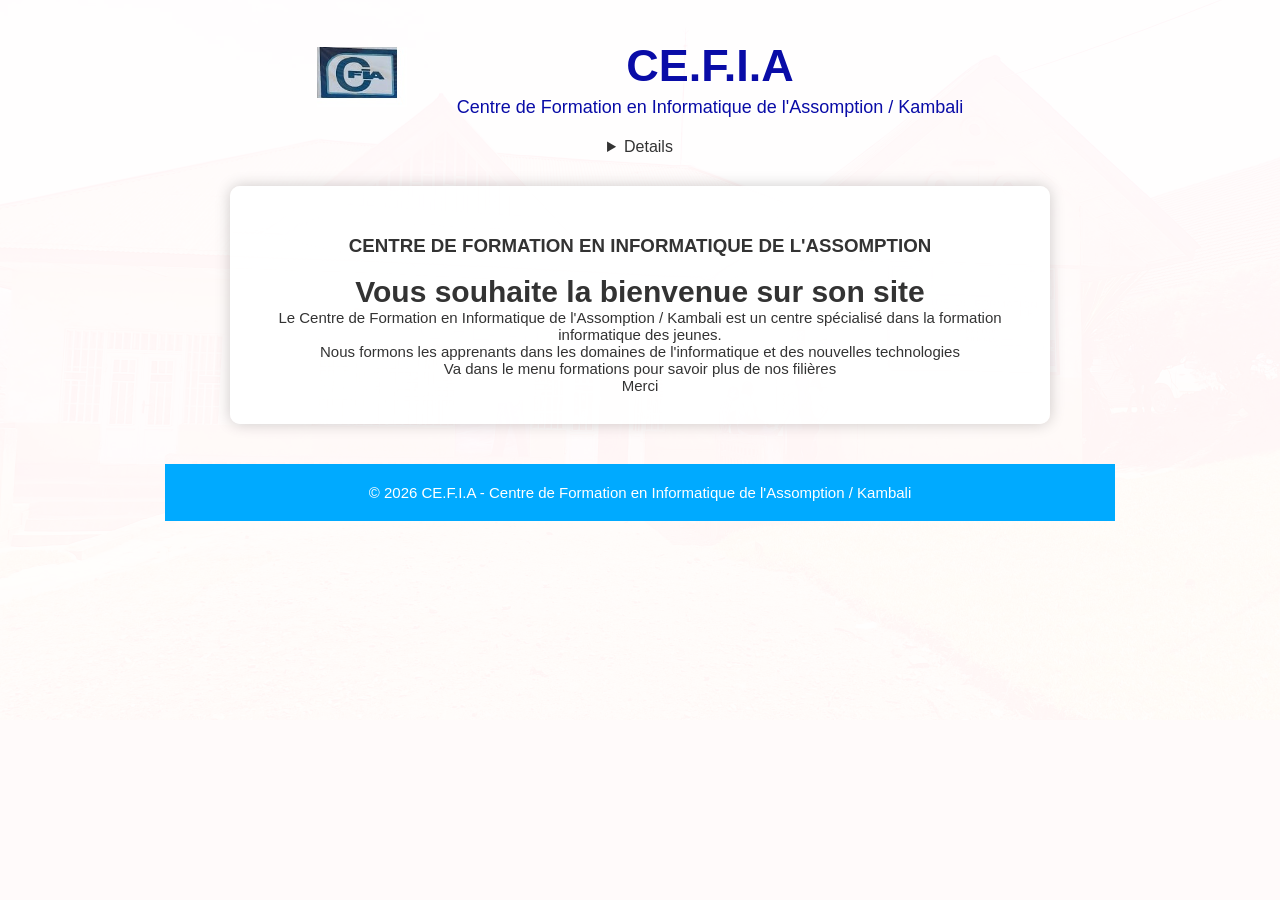
<file: index.html>
<!DOCTYPE html>
<html lang="fr">

<head>
    <meta charset="UTF-8">
    <meta name="viewport" content="width=device-width, initial-scale=1.0">
    <title>CE.F.I.A - Centre de Formation en Informatique de l'Assomption</title>

    <link rel="stylesheet" href="index.css">
</head>

<body>

    <header class="bandeau">

        <div class="logo">
            <img src="images/LOGO.jpg" alt="Logo CE.F.I.A">
        </div>

        <div class="titre">
            <h1>CE.F.I.A</h1>
            <p>Centre de Formation en Informatique de l'Assomption / Kambali</p>
        </div>

    </header>


    <!-- Menu avec bouton -->
    <details>
        <h1><a class="menu" href=""> 
            </a></h1> 
            <nav class="menu">
        <nav>
            <a href="index.html">Accueil</a>
            <a href="historique.html">Historique</a>
            <a href="formations.html">Formations</a>
            <a href="album.html">Album</a>
            <a href="contact.html">Contact</a>
        </nav>
    </details>
    <!-- Contenu de la page d'accueil -->
    <main>
        <section class="accueil">
            <h3>CENTRE DE FORMATION EN INFORMATIQUE DE L'ASSOMPTION</h3>
            <h1>Vous souhaite la bienvenue sur son site </h1>
            <p>
                Le Centre de Formation en Informatique de l'Assomption /
                Kambali est un centre spécialisé dans la formation
                informatique des jeunes.
            </p>
            <p>
                Nous formons les apprenants dans les domaines de
                l'informatique et des nouvelles technologies
                <br>Va dans le menu formations pour savoir plus de nos filières
                <br>Merci
            </p>
        </section>
    </main>
    <!-- Pied de page -->
    <footer>
        <p>
            © 2026 CE.F.I.A - Centre de Formation en Informatique de l'Assomption / Kambali
        </p>
    </footer>
</body>
</html>
</file>
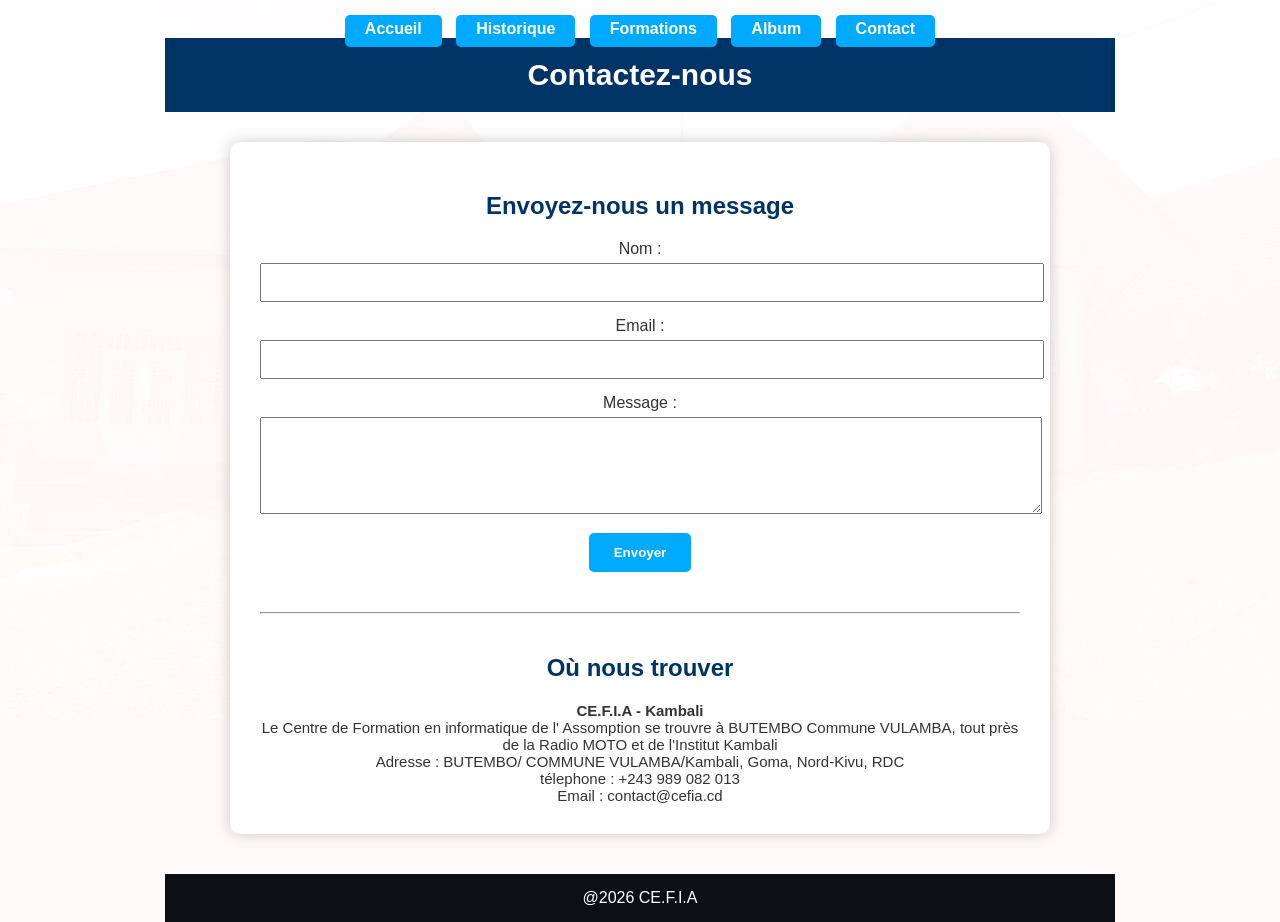
<file: contact.html>
<!DOCTYPE html>
<html lang="fr">
<head>
    <title>Contact - CEFIA</title>
    <meta charset="UTF-8">
    <link rel="stylesheet" href="index.css">
</head>
<body>
<nav>
            <a href="index.html">Accueil</a>
            <a href="historique.html">Historique</a>
            <a href="formations.html">Formations</a>
            <a href="album.html">Album</a>
            <a href="contact.html">Contact</a>
        </nav>
<header style="background:#003366; color:white; text-align:center; padding:20px;">
    <h1>Contactez-nous</h1>
</header>

<main style="background:white; margin:30px auto; padding:30px; width:80%; max-width:800px; border-radius:10px;">
    
    <h2 style="color:#003366;">Envoyez-nous un message</h2>
    <form>
        <label>Nom :</label><br>
        <input type="text" name="nom" style="width:100%; padding:10px; margin:5px 0 15px 0;"><br>

        <label>Email :</label><br>
        <input type="email" name="email" style="width:100%; padding:10px; margin:5px 0 15px 0;"><br>

        <label>Message :</label><br>
        <textarea name="message" rows="5" style="width:100%; padding:10px; margin:5px 0 15px 0;"></textarea><br>

        <button type="submit" style="background:#00aaff; color:white; padding:12px 25px; border:none; border-radius:5px; font-weight:bold;">
            Envoyer
        </button>
    </form>

    <hr style="margin:40px 0;">

    <h2 style="color:#003366;">Où nous trouver</h2>
    <p>
        <b>CE.F.I.A - Kambali</b><br>
        Le Centre de Formation en informatique de l' Assomption se trouvre à BUTEMBO
        Commune VULAMBA, tout près de la Radio MOTO et de l'Institut Kambali
        <br>Adresse : BUTEMBO/ COMMUNE VULAMBA/Kambali, Goma, Nord-Kivu, RDC<br>
        télephone : +243 989 082 013<br>
        Email : contact@cefia.cd
    </p>
    
   
</main>

<footer style="background:#0c0f13; color:white; text-align:center; padding:15px;">
    @2026 CE.F.I.A
</footer>

</body>
</html>
</file>
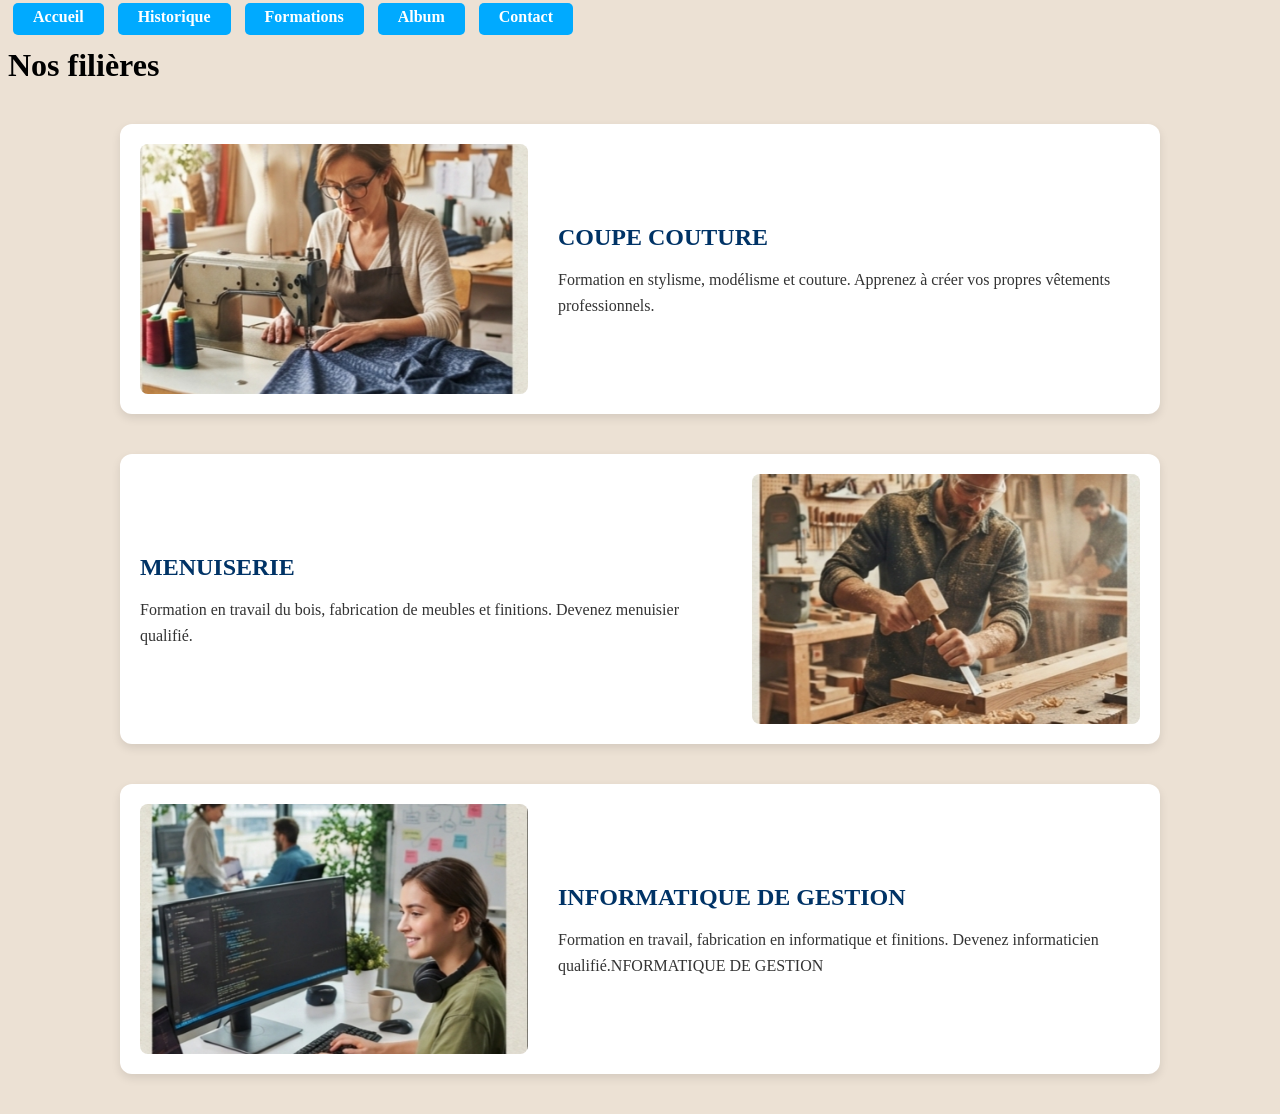
<file: formations.html>
<!DOCTYPE html>
<html lang="en">
<head>
    <meta charset="UTF-8">
    <meta name="viewport" content="width=device-width, initial-scale=1.0">
    <link rel="stylesheet" href="formations.css">
    <title>Formations</title>
</head>
<body>
<nav>
            <a href="index.html">Accueil</a>
            <a href="historique.html">Historique</a>
            <a href="formations.html">Formations</a>
            <a href="album.html">Album</a>
            <a href="contact.html">Contact</a>
        </nav>    
    <main>
    <h1 class="album-titre">Nos filières</h1>

    <div class="ligne-filiere">
        <img src="images/20260712_124140.jpg" alt="Coupe Couture">
        <div class="texte-filiere">
            <h2>COUPE COUTURE</h2>
            <p>Formation en stylisme, modélisme et couture. Apprenez à créer vos propres vêtements professionnels.</p>
        </div>
    </div>

    <div class="ligne-filiere inverse">
        <img src="images/20260712_124149.jpg" alt="Menuiserie">
        <div class="texte-filiere">
            <h2>MENUISERIE</h2>
            <p>Formation en travail du bois, fabrication de meubles et finitions. Devenez menuisier qualifié.</p>
        </div>
    </div>
    <div class="ligne-filiere">
        <img src="images/20260712_124159.jpg" alt="INFORMATIQUE">
        <div class="texte-filiere">
            <h2>INFORMATIQUE DE GESTION</h2>
            <p>Formation en travail, fabrication en informatique et finitions. Devenez informaticien qualifié.NFORMATIQUE DE GESTION</p>
        </div>
    </div>

</main>
</body>
</html>
</file>
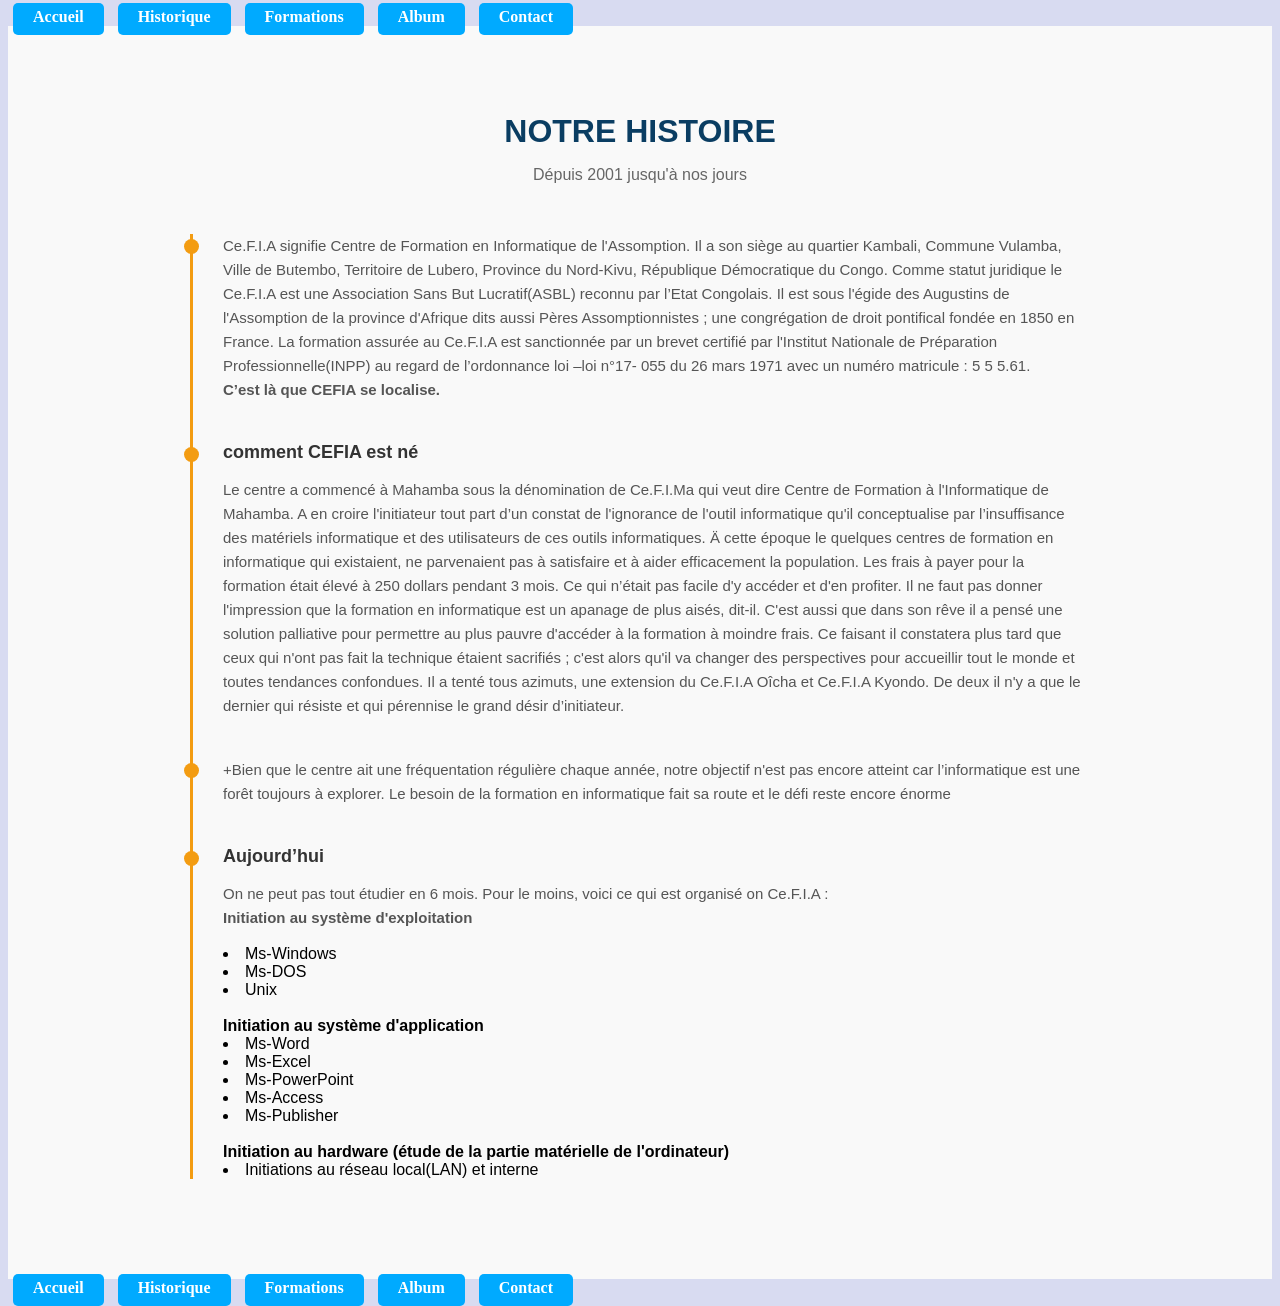
<file: historique.html>
<!DOCTYPE html>
<html lang="fr">
<head>
    <title>HISTOIRES</title>
    <meta charset="UTF-8">
    <link rel="stylesheet" href="histoire.css">
</head>

<body>
    <nav>
            <a href="index.html">Accueil</a>
            <a href="historique.html">Historique</a>
            <a href="formations.html">Formations</a>
            <a href="album.html">Album</a>
            <a href="contact.html">Contact</a>
    </nav>
    <section class="cefia-histoire">
  <div class="container">
    <h2 class="titre-section">NOTRE HISTOIRE</h2>
    <p class="sous-titre">Dépuis 2001 jusqu'à nos jours</p>

    <div class="timeline">

      <div class="timeline-item">

        <div class="contenu">
          <p>
           Ce.F.I.A  signifie Centre de Formation en Informatique de l'Assomption.
Il a son siège au quartier Kambali, Commune Vulamba, Ville de Butembo, Territoire de
 Lubero, Province du Nord-Kivu, République Démocratique du Congo.
Comme statut juridique le Ce.F.I.A  est une Association Sans But Lucratif(ASBL) reconnu par l’Etat Congolais.
Il est sous l'égide des Augustins de l'Assomption de la province d'Afrique dits aussi Pères Assomptionnistes ; une congrégation de droit pontifical fondée en 1850 en France.
La formation assurée au Ce.F.I.A  est sanctionnée par un brevet certifié par l'Institut Nationale de Préparation Professionnelle(INPP) au regard de l’ordonnance loi –loi n°17- 055 du 26 mars 1971 avec un numéro matricule : 5 5 5.61. 
 <br>
            <strong>C’est là que CEFIA se localise.</strong>
          </p>
        </div>
      </div>

      <div class="timeline-item">
        <div class="date"></div>
        <div class="contenu">
          <h3>comment CEFIA est né</h3>
          <p>
            Le centre a commencé à Mahamba sous la dénomination de Ce.F.I.Ma qui veut dire Centre de Formation à l'Informatique de Mahamba. A en croire l'initiateur tout part d’un constat de l'ignorance de l'outil informatique qu'il conceptualise  par l’insuffisance des matériels informatique et des utilisateurs de ces outils informatiques. Ä cette époque le quelques centres de formation en informatique qui existaient, ne parvenaient  pas à satisfaire et à aider efficacement la population. Les frais à payer pour la formation était élevé à 250 dollars pendant 3 mois. Ce qui n’était pas facile d'y accéder et d'en profiter. Il ne faut pas donner l'impression que la formation en informatique est un apanage de plus aisés, dit-il. C'est aussi que dans son rêve il a pensé une solution palliative pour permettre au plus pauvre d'accéder à la formation à moindre frais. Ce faisant il constatera plus tard que ceux qui n'ont pas fait la technique étaient sacrifiés ; c'est alors qu'il va changer des perspectives pour accueillir tout le monde et toutes tendances confondues. Il a tenté tous azimuts, une extension du Ce.F.I.A Oîcha et Ce.F.I.A  Kyondo. De deux il n'y a que le dernier qui résiste et qui pérennise le grand désir d’initiateur. 
          </p>
        </div>
      </div>

      <div class="timeline-item">
        <div class="date"></div>
        <div class="contenu">
          <h3></h3>
          <p>
            +Bien que le centre ait une fréquentation régulière chaque année, notre objectif n'est pas encore atteint car l’informatique est une forêt toujours à explorer. Le besoin de la formation en informatique fait sa route et le défi reste encore énorme
          </p>
        </div>
      </div>

      <div class="timeline-item">
        <div class="date"></div>
        <div class="contenu">
          <h3>Aujourd’hui</h3>
          <p>
            On ne peut pas tout étudier en 6 mois. Pour le moins, voici ce qui est organisé on Ce.F.I.A :
	<br><strong>Initiation au système d'exploitation</strong>
	<li>
        Ms-Windows </li>
	    <li>Ms-DOS</li>
	    <li>Unix</li>
   
	<br><strong>Initiation au système d'application </strong>
	<li>Ms-Word</li>
	<li>Ms-Excel</li>
	<li>Ms-PowerPoint</li>
	<li>Ms-Access</li>
	<li>Ms-Publisher</li>	<br><strong>Initiation au hardware (étude de la partie matérielle de l'ordinateur) </strong>
	<li>Initiations au réseau local(LAN) et interne </li>

          </p>
        </div>
      </div>

    </div>
  </div>
</section>

<nav>
            <a href="index.html">Accueil</a>
            <a href="historique.html">Historique</a>
            <a href="formations.html">Formations</a>
            <a href="album.html">Album</a>
            <a href="contact.html">Contact</a>
        </nav>
</file>
<file: index.css>
.bandeau {
    display: flex;
    align-items: center;
    justify-content: center;
    background-image: 1111;
    color: rgb(9, 12, 167);
    padding: 20px;
}

.logo img {
    width: 90px;
    margin-right: 50px;
    height: 60px;
}

.titre {
    text-align: center;
}

.titre h1 {
    font-size: 45px;
    margin: 0;
}

.titre p {
    font-size: 18px;
    margin-top: 5px;
}
body{
    width: 950px;
    height: 25px;
    margin: auto;
    background-image: url('images/arriere.jpg');
    background-size: cover;
    background-blend-mode: overlay;
    background-color: #fffafa;
    background-repeat: no-repeat;
    padding: 20px 0;
    text-align: center;
    color: #333;
    font-family: Arial,sans-serif;
}
nav a{
    color: white;
    padding: 10px 20px;
    padding-top: 5px;
    text-decoration: none;
    font-weight: bold;
    margin: 0 5px;
    background-color: #0af;
    border-radius: 5px;
    transition: 0.3s;
}
header{
    background-image: image(G/image/1111.jpg);
}
h1{
    margin: 0;
    font-size: 30px;
}
p{
    margin: 0;
    font-size: 15px;
}
main{
    background-color: rgba(255,255, 255, 0.95);
    margin: 30px auto;
    padding: 30px;
    width: 80%;
    max-width: 900px;
    border-radius: 10px;
    box-shadow: 0 0 15px rgba(0,0, 0, 0.2);
}
footer{
    background-color: #0af;
    color: white;
    text-align: center;
    padding: 20px;
    margin-top: 40px;
}
</file>
<file: formations.css>
.ligne-filiere {
    display: flex; /* met image et texte côte à côte */
    align-items: center; /* centre verticalement */
    gap: 30px;
    width: 90%;
    max-width: 1000px;
    margin: 40px auto;
    background: white;
    padding: 20px;
    border-radius: 12px;
    box-shadow: 0 4px 10px rgba(0,0,0,0.1);
}

.ligne-filiere img {
    width: 40%; /* l'image prend 40% */
    height: 250px;
    object-fit: cover;
    border-radius: 8px;
}

.texte-filiere {
    width: 60%; 
}

.texte-filiere h2 {
    color: #003366;
    font-size: 24px;
    margin-bottom: 10px;
}

.texte-filiere p {
    color: #333;
    line-height: 1.6;
    font-size: 16px;
}

/* image à droite sur les lignes paires */
.ligne-filiere.inverse {
    flex-direction: row-reverse;
}

/* SUR TELEPHONE : repasser en colonne */
@media (max-width: 768px) {
    .ligne-filiere, .ligne-filiere.inverse {
        flex-direction: column;
    }
    .ligne-filiere img, .texte-filiere {
        width: 100%;
    }
}
nav a{
    color: white;
    padding: 10px 20px;
    padding-top: 5px;
    text-decoration: none;
    font-weight: bold;
    margin: 0 5px;
    background-color: #0af;
    border-radius: 5px;
    transition: 0.3s;
}
body{
    background-color: rgb(236, 225, 212);
}
</file>
<file: histoire.css>
.cefia-histoire {
  padding: 60px 20px;
  background: #f9f9f9;
  font-family: 'Arial', sans-serif;
}
.container {
  max-width: 900px;
  margin: auto;
}
.titre-section {
  text-align: center;
  font-size: 32px;
  color: #0A3D62; /* Bleu CEFIA */
  margin-bottom: 10px;
}
.sous-titre {
  text-align: center;
  color: #666;
  margin-bottom: 50px;
}
.timeline {
  border-left: 3px solid #F39C12; /* Jaune CEFIA */
  padding-left: 30px;
}
.timeline-item {
  margin-bottom: 40px;
  position: relative;
}
.timeline-item::before {
  content: '';
  position: absolute;
  left: -39px;
  top: 5px;
  width: 15px;
  height: 15px;
  background: #F39C12;
  border-radius: 50%;
}
.date {
  font-size: 20px;
  font-weight: bold;
  color: #0A3D62;
  margin-bottom: 8px;
}
.contenu h3 {
  font-size: 18px;
  margin-bottom: 10px;
  color: #333;
}
.contenu p {
  font-size: 15px;
  line-height: 1.6;
  color: #555;
}
@media (max-width: 768px) {
  .timeline { padding-left: 20px; }
  .timeline-item::before { left: -29px; }
}
nav a{
    color: white;
    padding: 10px 20px;
    padding-top: 5px;
    text-decoration: none;
    font-weight: bold;
    margin: 0 5px;
    background-color: #0af;
    border-radius: 5px;
    transition: 0.3s;
}
body{
    background-color: rgb(216, 219, 241);
}
</file>
